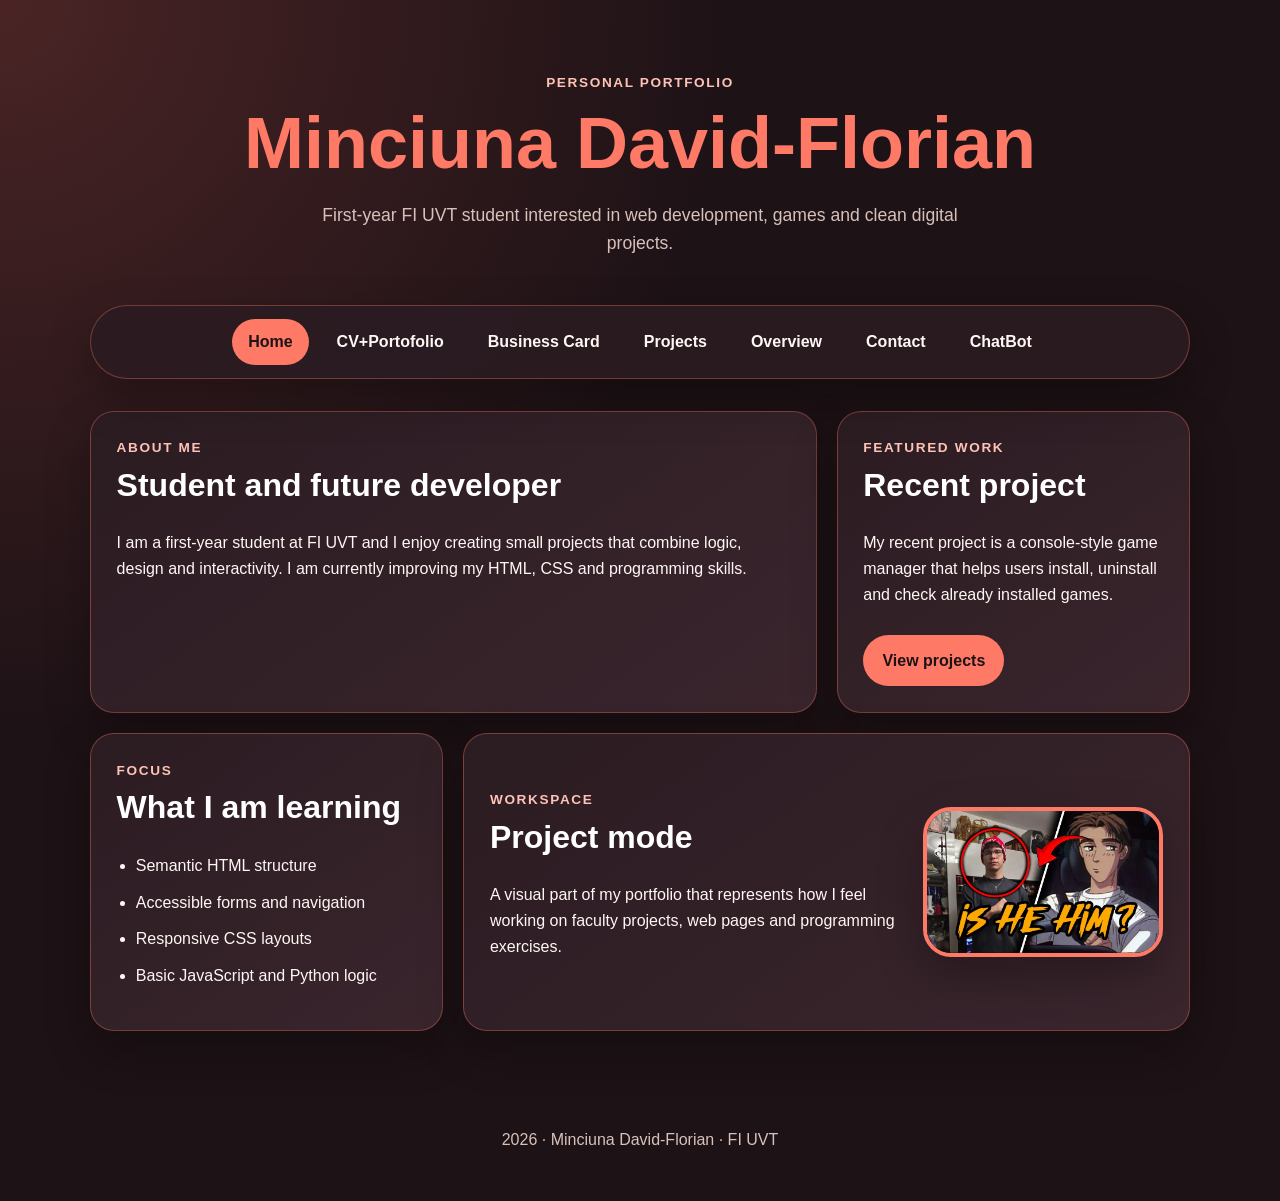
<file: index.html>
<!doctype html>
<html lang="en">
<head>
    <meta charset="UTF-8">
    <meta name="viewport" content="width=device-width, initial-scale=1.0">
    <title>Personal Portfolio | Minciuna David-Florian</title>
    <link rel="stylesheet" href="style.css">
    <link rel="icon" type="image/ico" href="Eu.webp">
</head>
<body>
    <a href="#main-content" class="skip-link">Skip to main content</a>

    <header class="site-header">
        <div class="container hero">
            <p class="eyebrow">Personal Portfolio</p>
            <h1>Minciuna David-Florian</h1>
            <p class="hero-text">First-year FI UVT student interested in web development, games and clean digital projects.</p>
        </div>
    </header>

    <nav class="main-nav" aria-label="Main navigation">
        <a href="index.html" aria-current="page">Home</a>
        <a href="CV.html">CV+Portofolio</a>
        <a href="card.html">Business Card</a>
        <a href="Proiecte.html">Projects</a>
        <a href="overview.html">Overview</a>
        <a href="contact.html">Contact</a>
        <a href="chatbot.html">ChatBot</a>
    </nav>

    <main id="main-content" class="container page-grid">
        <section class="card intro-card">
            <p class="section-label">About me</p>
            <h2>Student and future developer</h2>
            <p>I am a first-year student at FI UVT and I enjoy creating small projects that combine logic, design and interactivity. I am currently improving my HTML, CSS and programming skills.</p>
        </section>

        <section class="card">
            <p class="section-label">Featured work</p>
            <h2>Recent project</h2>
            <p>My recent project is a console-style game manager that helps users install, uninstall and check already installed games.</p>
            <a class="button-link" href="Proiecte.html">View projects</a>
        </section>

        <section class="card">
            <p class="section-label">Focus</p>
            <h2>What I am learning</h2>
            <ul class="clean-list">
                <li>Semantic HTML structure</li>
                <li>Accessible forms and navigation</li>
                <li>Responsive CSS layouts</li>
                <li>Basic JavaScript and Python logic</li>
            </ul>
        </section>

        <section class="card home-photo-card" aria-labelledby="home-photo-title">
            <div>
                <p class="section-label">Workspace</p>
                <h2 id="home-photo-title">Project mode</h2>
                <p>
                    A visual part of my portfolio that represents how I feel working on faculty projects,
                    web pages and programming exercises.
                </p>
            </div>

            <img src="Eu.webp" alt="Who David thinks he is while working on a faculty project" loading="lazy">
        </section>
    </main>

    <footer class="site-footer">
        <p>2026 · Minciuna David-Florian · FI UVT</p>
    </footer>
</body>
</html>
</file>
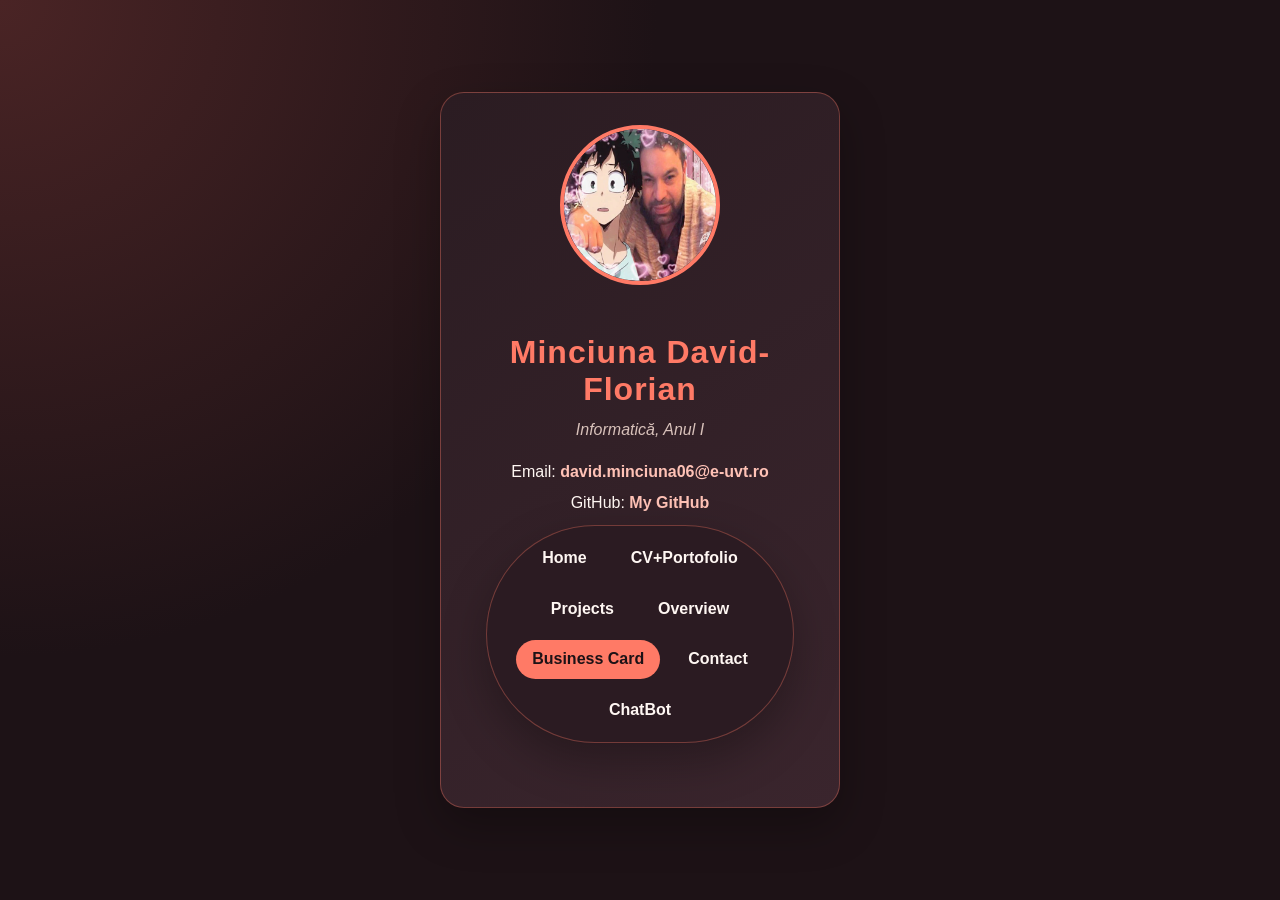
<file: card.html>
<!DOCTYPE html>
<html lang="ro">
<head>
    <meta charset="UTF-8">
    <meta name="viewport" content="width=device-width, initial-scale=1.0">

    <title>Business Card</title>
    <link rel="stylesheet" href="card.css">
    <style>
        #card-title {
            letter-spacing: 1px;
        }
    </style>
    <link rel="icon" type="image/ico" href="Eu.webp">
</head>

<body>
    <div class="card">

        <img src="da.webp"
             alt="Poza profil"
             class="profile-image">

        <h1 id="card-title">
            Minciuna David-Florian
        </h1>
        <p class="specialization"
           style="font-style: italic;">
            Informatică, Anul I
        </p>
        
        <p>
            Email:
            <a href="mailto:david.minciuna06@e-uvt.ro">
                david.minciuna06@e-uvt.ro
            </a>
        </p>

        <p>
            GitHub:
            <a href="https://github.com/MinciunaDavid06?tab=repositories"
               target="_blank">
                My GitHub
            </a>
             <nav class="main-nav" aria-label="Main navigation">
        <a href="index.html">Home</a>
        <a href="CV.html">CV+Portofolio</a>
        <a href="Proiecte.html">Projects</a>
        <a href="overview.html">Overview</a>
        <a href="card.html" aria-current="page">Business Card</a>
        <a href="contact.html">Contact</a>
        <a href="chatbot.html">ChatBot</a>
    </nav>
    </div>

</body>

</html>
</file>
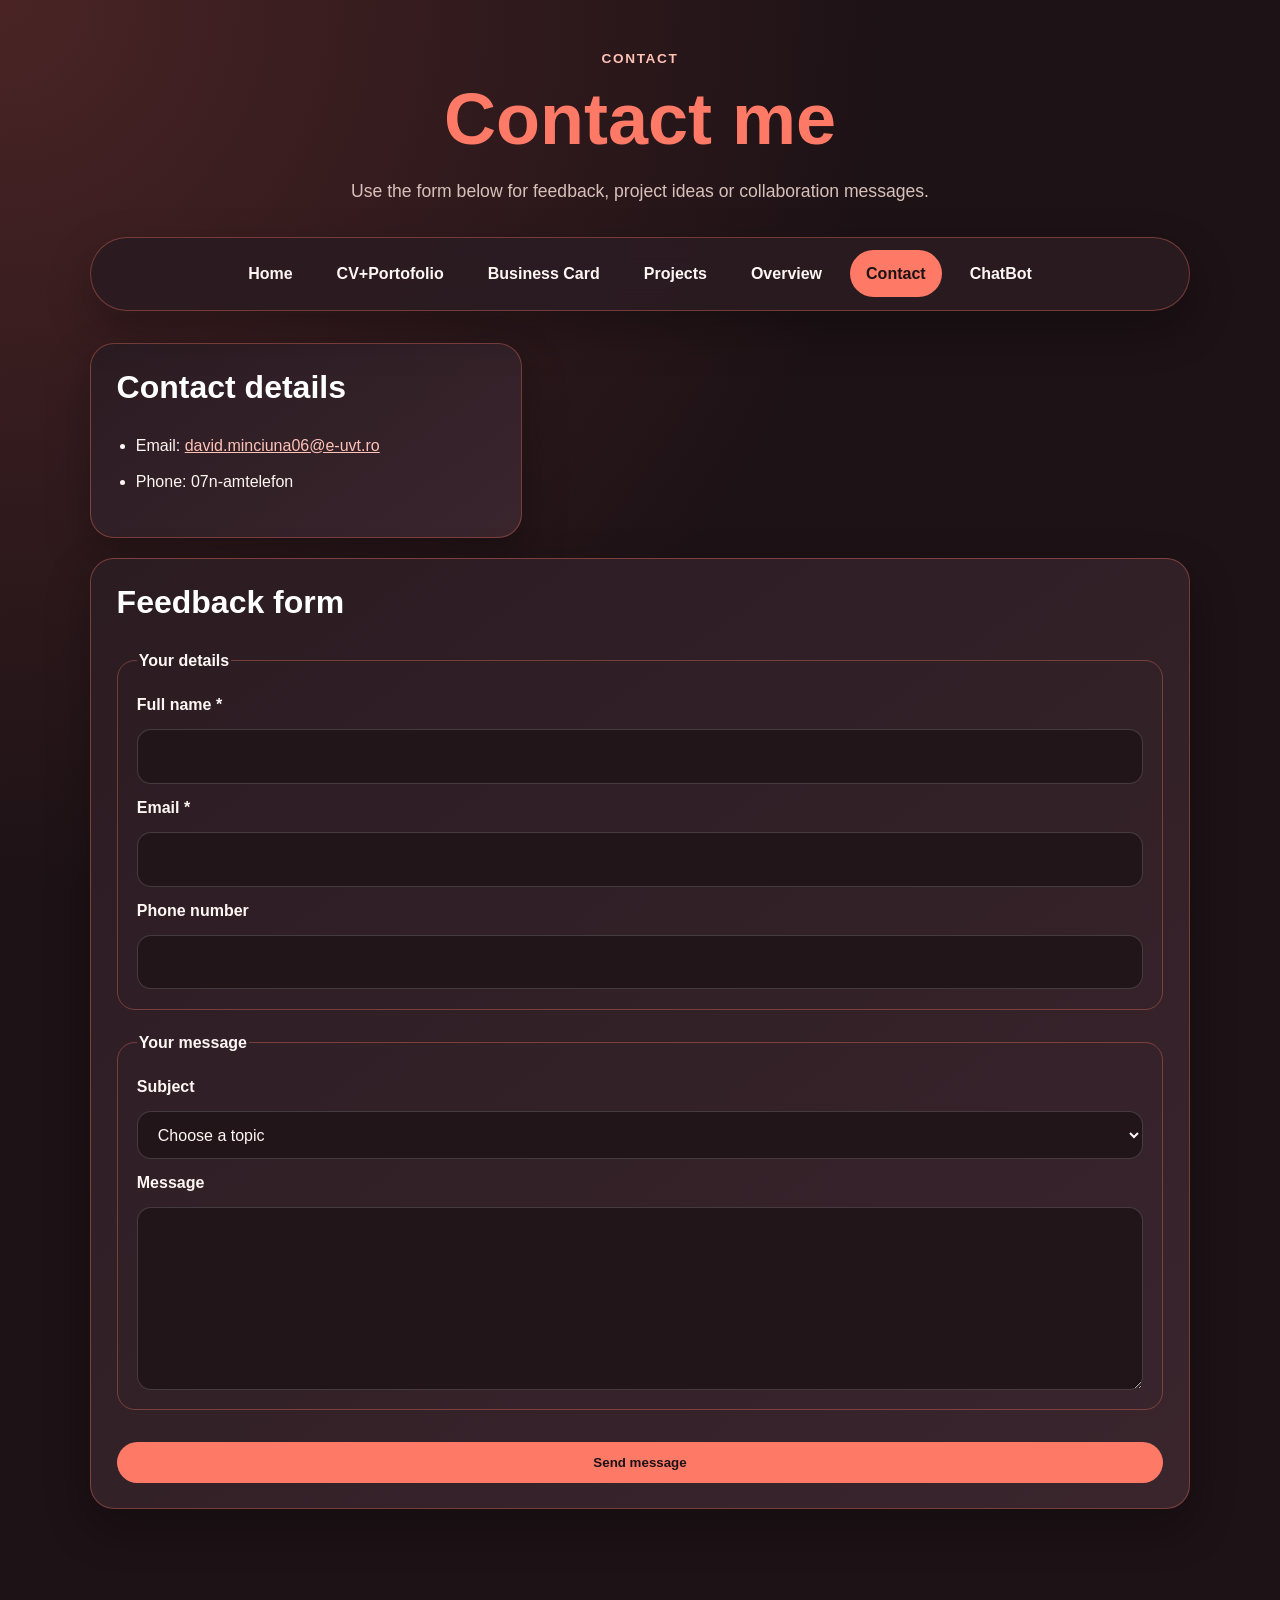
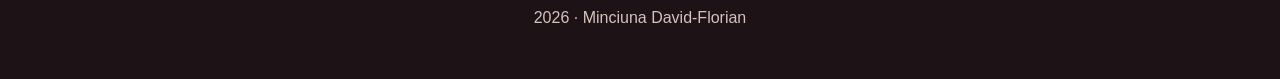
<file: contact.html>
<!doctype html>
<html lang="en">
<head>
    <meta charset="UTF-8">
    <meta name="viewport" content="width=device-width, initial-scale=1.0">
    <title>Contact | Minciuna David-Florian</title>
    <link rel="stylesheet" href="style.css">
    <link rel="icon" type="image/ico" href="Eu.webp">
</head>
<body>
    <a href="#main-content" class="skip-link">Skip to main content</a>

    <header class="site-header compact-header">
        <div class="container">
            <p class="eyebrow">Contact</p>
            <h1>Contact me</h1>
            <p class="hero-text">Use the form below for feedback, project ideas or collaboration messages.</p>
        </div>
    </header>

    <nav class="main-nav" aria-label="Main navigation">
        <a href="index.html">Home</a>
        <a href="CV.html">CV+Portofolio</a>
        <a href="card.html">Business Card</a>
        <a href="Proiecte.html">Projects</a>
        <a href="overview.html">Overview</a>
        <a href="contact.html" aria-current="page">Contact</a>
        <a href="chatbot.html">ChatBot</a>
    </nav>

    <main id="main-content" class="container contact-layout">
        <section class="card contact-card">
            <h2>Contact details</h2>
            <ul class="clean-list">
                <li>Email: <a href="mailto:david.minciuna06@e-uvt.ro">david.minciuna06@e-uvt.ro</a></li>
                <li>Phone: 07n-amtelefon</li>
            </ul>
        </section>

        <section class="card form-card">
            <h2>Feedback form</h2>
            <form method="get" action="#" aria-label="Contact form">
                <fieldset>
                    <legend>Your details</legend>
                    <label for="name">Full name *</label>
                    <input type="text" id="name" name="name" required>

                    <label for="email">Email *</label>
                    <input type="email" id="email" name="email" required>

                    <label for="phone">Phone number</label>
                    <input type="tel" id="phone" name="phone">
                </fieldset>

                <fieldset>
                    <legend>Your message</legend>
                    <label for="subject">Subject</label>
                    <select id="subject" name="subject" required>
                        <option value="">Choose a topic</option>
                        <option value="feedback">Website feedback</option>
                        <option value="project">Project idea</option>
                        <option value="other">Other</option>
                    </select>

                    <label for="message">Message</label>
                    <textarea id="message" name="message" rows="6" required></textarea>
                </fieldset>

                <button type="submit">Send message</button>
            </form>
        </section>
    </main>

    <footer class="site-footer">
        <p>2026 · Minciuna David-Florian</p>
    </footer>
</body>
</html>
</file>
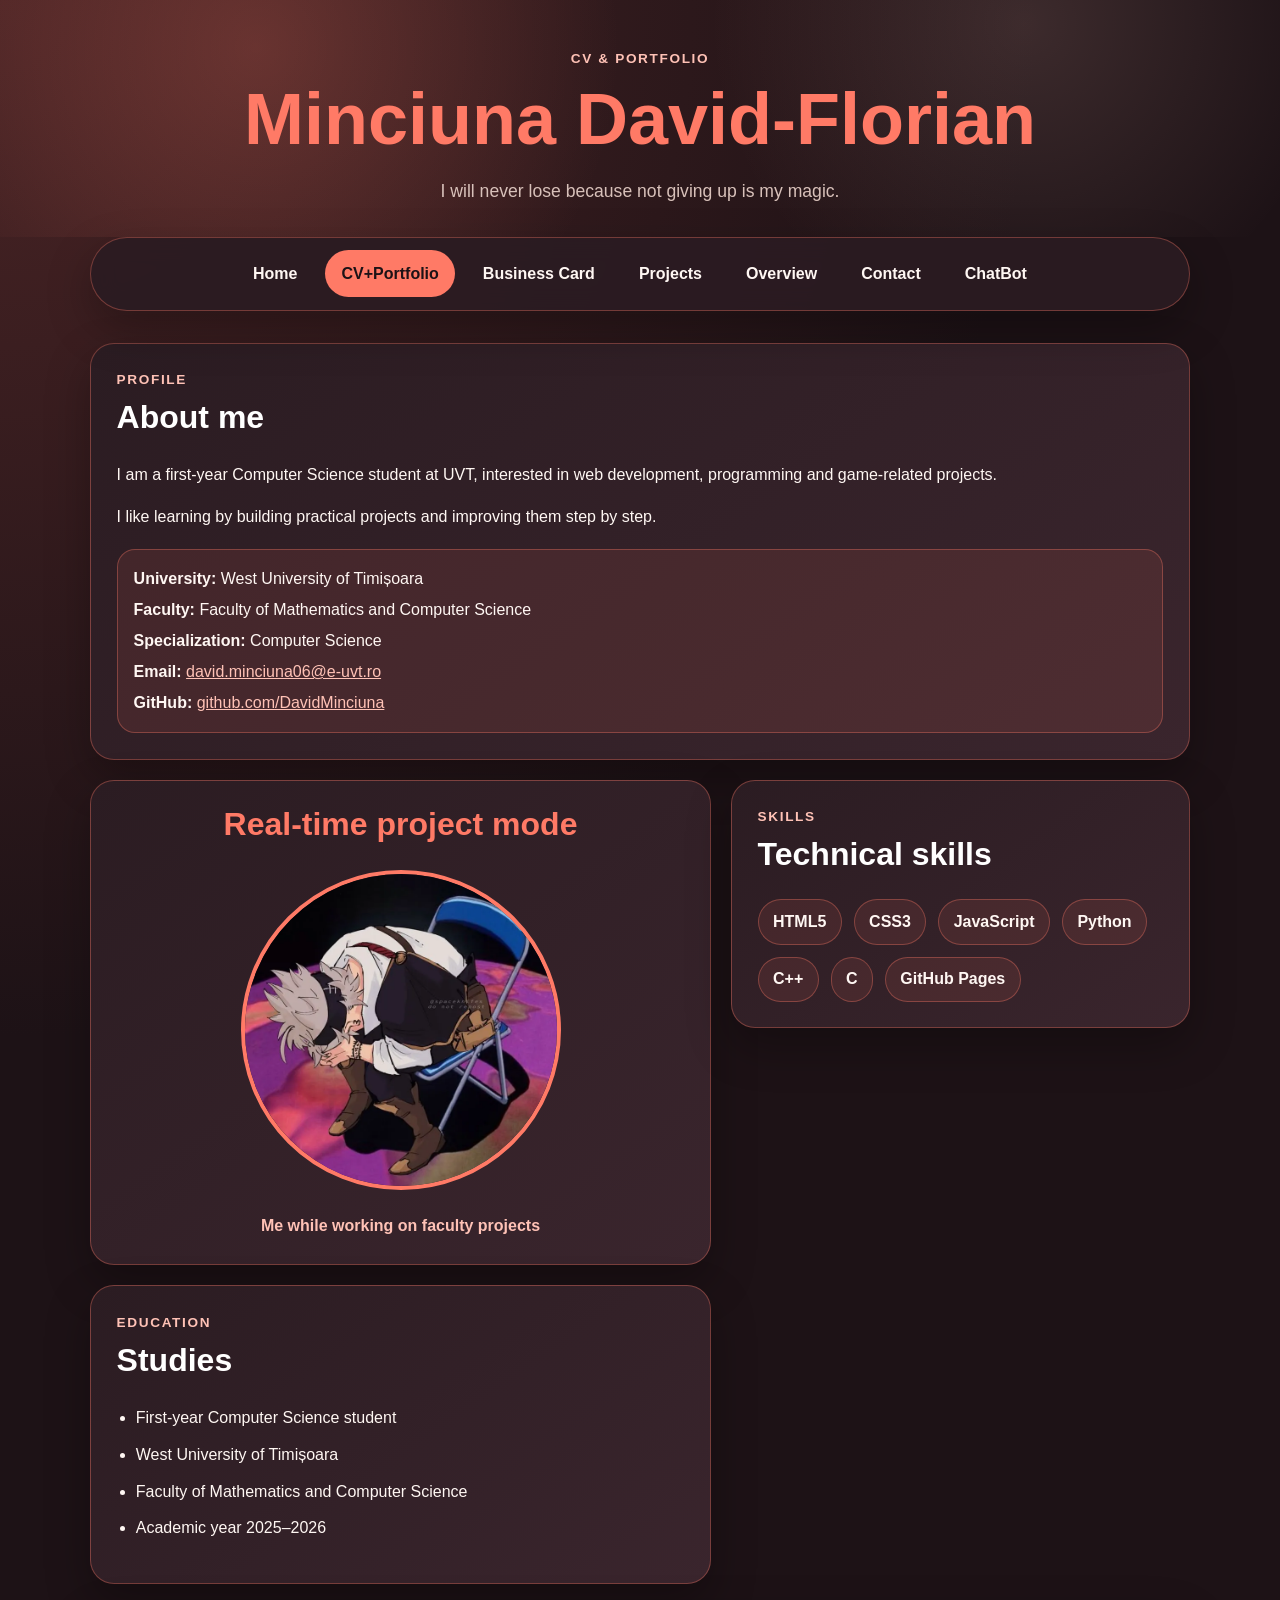
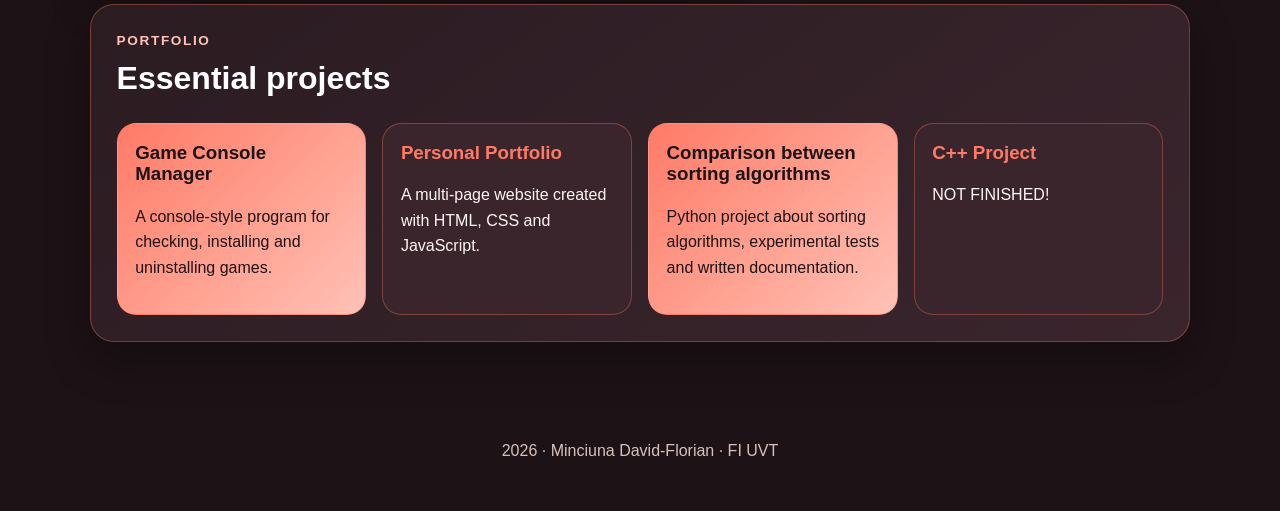
<file: CV.html>
<!doctype html>
<html lang="en">
<head>
    <meta charset="UTF-8">
    <meta name="viewport" content="width=device-width, initial-scale=1.0">
    <title>CV & Portfolio | Minciuna David-Florian</title>
    <meta name="description" content="CV and portfolio page for Minciuna David-Florian, including profile, skills and projects.">
    <link rel="stylesheet" href="style.css">
    <link rel="icon" type="image/ico" href="Eu.webp">
</head>
<body>
    <a href="#main-content" class="skip-link">Skip to main content</a>

    <header class="site-header compact-header portfolio-hero">
        <div class="container">
            <p class="eyebrow">CV & Portfolio</p>
            <h1>Minciuna David-Florian</h1>
            <p class="hero-text">
                I will never lose because not giving up is my magic.
            </p>
        </div>
    </header>

    <nav class="main-nav" aria-label="Main navigation">
        <a href="index.html">Home</a>
        <a href="CV.html" aria-current="page">CV+Portfolio</a>
        <a href="card.html">Business Card</a>
        <a href="Proiecte.html">Projects</a>
        <a href="overview.html">Overview</a>
        <a href="contact.html">Contact</a>
        <a href="chatbot.html">ChatBot</a>
    </nav>

    <main id="main-content" class="container cv-portfolio-layout">

        <section class="card cv-main-card" aria-labelledby="profile-title">
            <p class="section-label">Profile</p>
            <h2 id="profile-title">About me</h2>
            <p>
                I am a first-year Computer Science student at UVT, interested in web development,
                programming and game-related projects.
            </p>
            <p>
                I like learning by building practical projects and improving them step by step.
            </p>

            <div class="cv-info-box">
                <p><strong>University:</strong> West University of Timișoara</p>
                <p><strong>Faculty:</strong> Faculty of Mathematics and Computer Science</p>
                <p><strong>Specialization:</strong> Computer Science</p>
                <p><strong>Email:</strong> <a href="mailto:david.minciuna06@e-uvt.ro">david.minciuna06@e-uvt.ro</a></p>
                <p><strong>GitHub:</strong> <a href="https://github.com/DavidMinciuna" target="_blank" rel="noopener noreferrer">github.com/DavidMinciuna</a></p>
            </div>
        </section>

        <section class="card photo-card cv-photo-card" aria-labelledby="photo-title">
            <h2 id="photo-title">Real-time project mode</h2>
            <img src="Asta.webp" alt="David working on a faculty project" loading="lazy">
            <p class="caption">Me while working on faculty projects</p>
        </section>

        <section class="card cv-side-card" aria-labelledby="skills-title">
            <p class="section-label">Skills</p>
            <h2 id="skills-title">Technical skills</h2>
            <div class="skill-tags">
                <span>HTML5</span>
                <span>CSS3</span>
                <span>JavaScript</span>
                <span>Python</span>
                <span>C++</span>
                <span>C</span>
                <span>GitHub Pages</span>
            </div>
        </section>

        <section class="card cv-side-card" aria-labelledby="education-title">
            <p class="section-label">Education</p>
            <h2 id="education-title">Studies</h2>
            <ul class="clean-list">
                <li>First-year Computer Science student</li>
                <li>West University of Timișoara</li>
                <li>Faculty of Mathematics and Computer Science</li>
                <li>Academic year 2025–2026</li>
            </ul>
        </section>

        <section class="card cv-projects-card" aria-labelledby="projects-title">
            <p class="section-label">Portfolio</p>
            <h2 id="projects-title">Essential projects</h2>

            <div class="overview-cards">
                <article class="mini-card featured-card">
                    <h3>Game Console Manager</h3>
                    <p>
                        A console-style program for checking, installing and uninstalling games.
                    </p>
                </article>

                <article class="mini-card">
                    <h3>Personal Portfolio</h3>
                    <p>
                        A multi-page website created with HTML, CSS and JavaScript.
                    </p>
                </article>

                <article class="mini-card featured-card">
                    <h3>Comparison between sorting algorithms</h3>
                    <p>
                        Python project about sorting algorithms, experimental tests and written documentation.
                    </p>
                </article>

                <article class="mini-card">
                    <h3>C++ Project</h3>
                    <p>
                        NOT FINISHED!
                    </p>
                </article>
            </div>
        </section>

    </main>

    <footer class="site-footer">
        <p>2026 · Minciuna David-Florian · FI UVT</p>
    </footer>
</body>
</html>
</file>
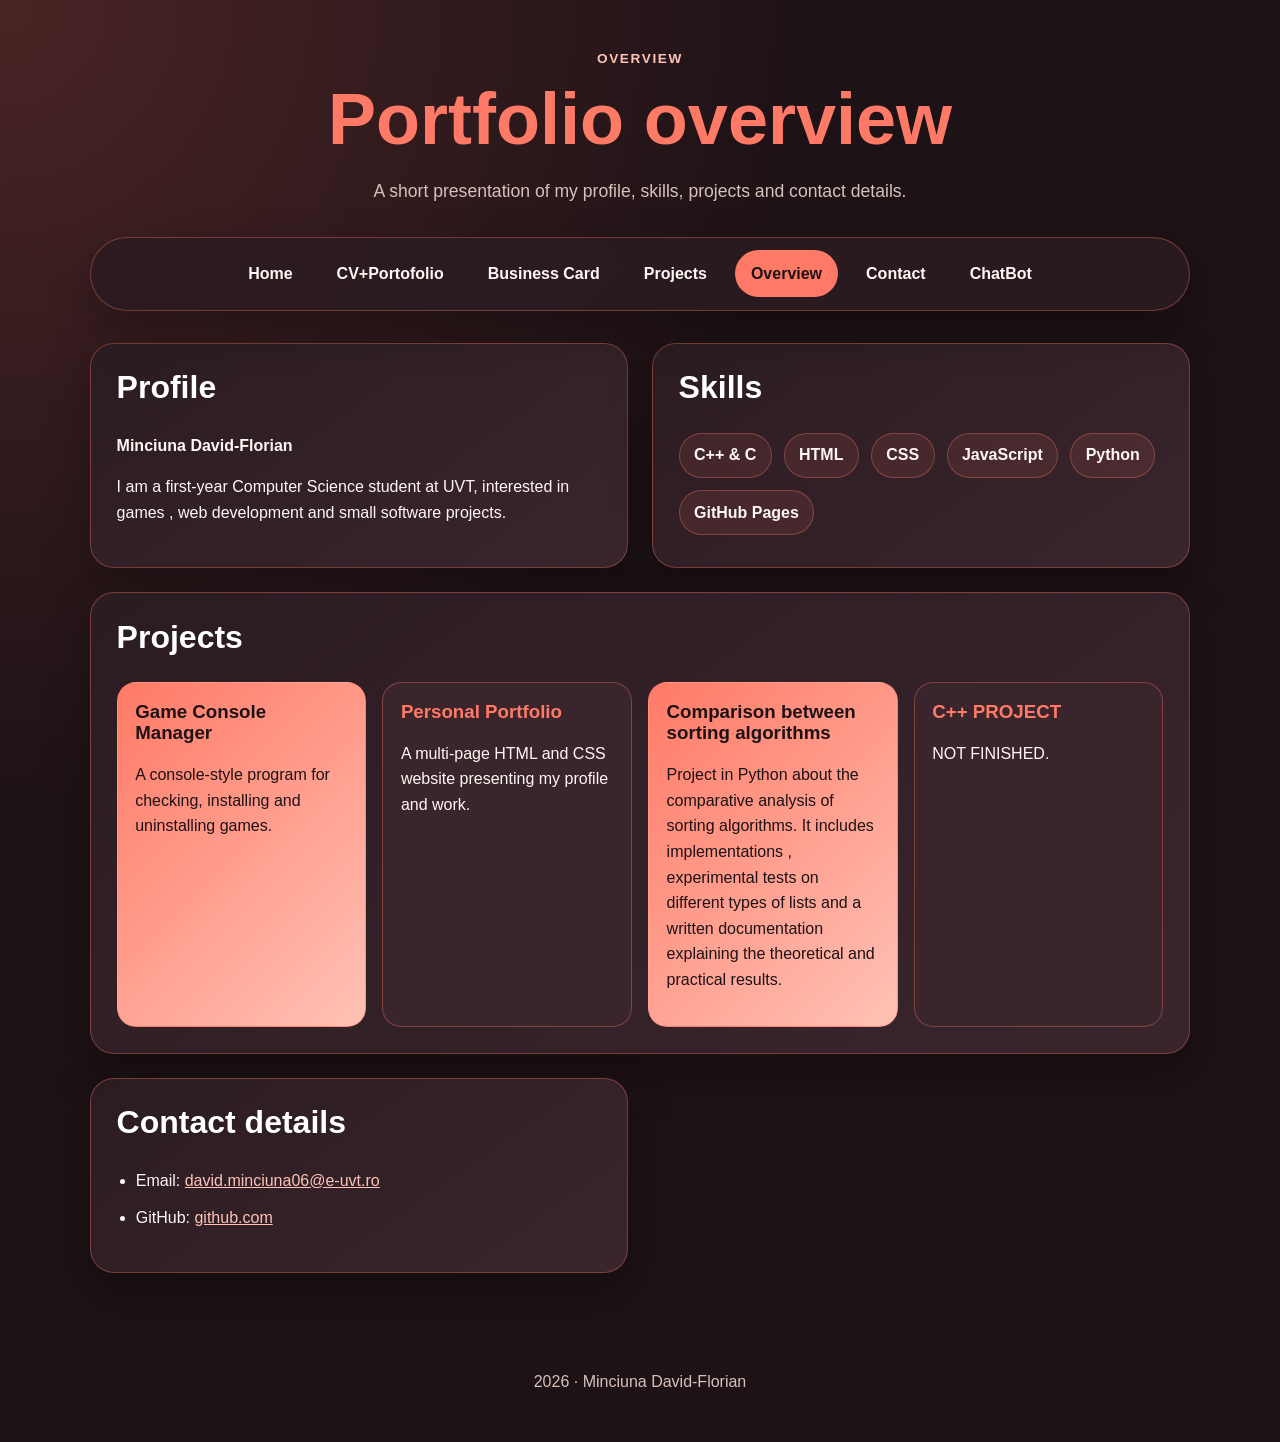
<file: overview.html>
<!doctype html>
<html lang="en">
<head>
    <meta charset="UTF-8">
    <meta name="viewport" content="width=device-width, initial-scale=1.0">
    <title>Overview | Minciuna David-Florian</title>
    <link rel="stylesheet" href="style.css">
    <link rel="icon" type="image/ico" href="Eu.webp">
</head>
<body>
    <a href="#main-content" class="skip-link">Skip to main content</a>

    <header class="site-header compact-header">
        <div class="container">
            <p class="eyebrow">Overview</p>
            <h1>Portfolio overview</h1>
            <p class="hero-text">A short presentation of my profile, skills, projects and contact details.</p>
        </div>
    </header>

    <nav class="main-nav" aria-label="Main navigation">
        <a href="index.html">Home</a>
        <a href="CV.html">CV+Portofolio</a>
        <a href="card.html">Business Card</a>
        <a href="Proiecte.html">Projects</a>
        <a href="overview.html" aria-current="page">Overview</a>
        <a href="contact.html">Contact</a>
        <a href="chatbot.html">ChatBot</a>
    </nav>

    <main id="main-content" class="container overview-grid">
        <section class="card overview-profile">
            <h2>Profile</h2>
            <p><strong>Minciuna David-Florian</strong></p>
            <p>I am a first-year Computer Science student at UVT, interested in  games , web development and small software projects.</p>
        </section>

        <section class="card overview-skills">
            <h2>Skills</h2>
            <div class="skill-tags">
                <span>C++ & C</span>
                <span>HTML</span>
                <span>CSS</span>
                <span>JavaScript</span>
                <span>Python</span>
                <span>GitHub Pages</span>
            </div>
        </section>

        <section class="card overview-projects">
            <h2>Projects</h2>
            <div class="overview-cards">
                <article class="mini-card featured-card">
                    <h3>Game Console Manager</h3>
                    <p>A console-style program for checking, installing and uninstalling games.</p>
                </article>

                <article class="mini-card">
                    <h3>Personal Portfolio</h3>
                    <p>A multi-page HTML and CSS website presenting my profile and work.</p>
                </article>

                <article class="mini-card featured-card">
                    <h3>Comparison between sorting algorithms</h3>
                    <p>Project in Python about the comparative analysis of sorting algorithms. It includes implementations , experimental tests on different types of lists and a written documentation explaining the theoretical and practical results. </p>
                </article>

                <article class="mini-card">
                    <h3>C++ PROJECT</h3>
                    <p>NOT FINISHED.</p>
                </article>
            </div>
        </section>

        <section class="card overview-contact">
            <h2>Contact details</h2>
            <ul class="clean-list">
                <li>Email: <a href="mailto:david.minciuna06@e-uvt.ro">david.minciuna06@e-uvt.ro</a></li>
                <li>GitHub: <a href="https://github.com/DavidMinciuna" target="_blank" rel="noopener">github.com</a></li>
            </ul>
        </section>
    </main>

    <footer class="site-footer">
        <p>2026 · Minciuna David-Florian</p>
    </footer>
</body>
</html>
</file>
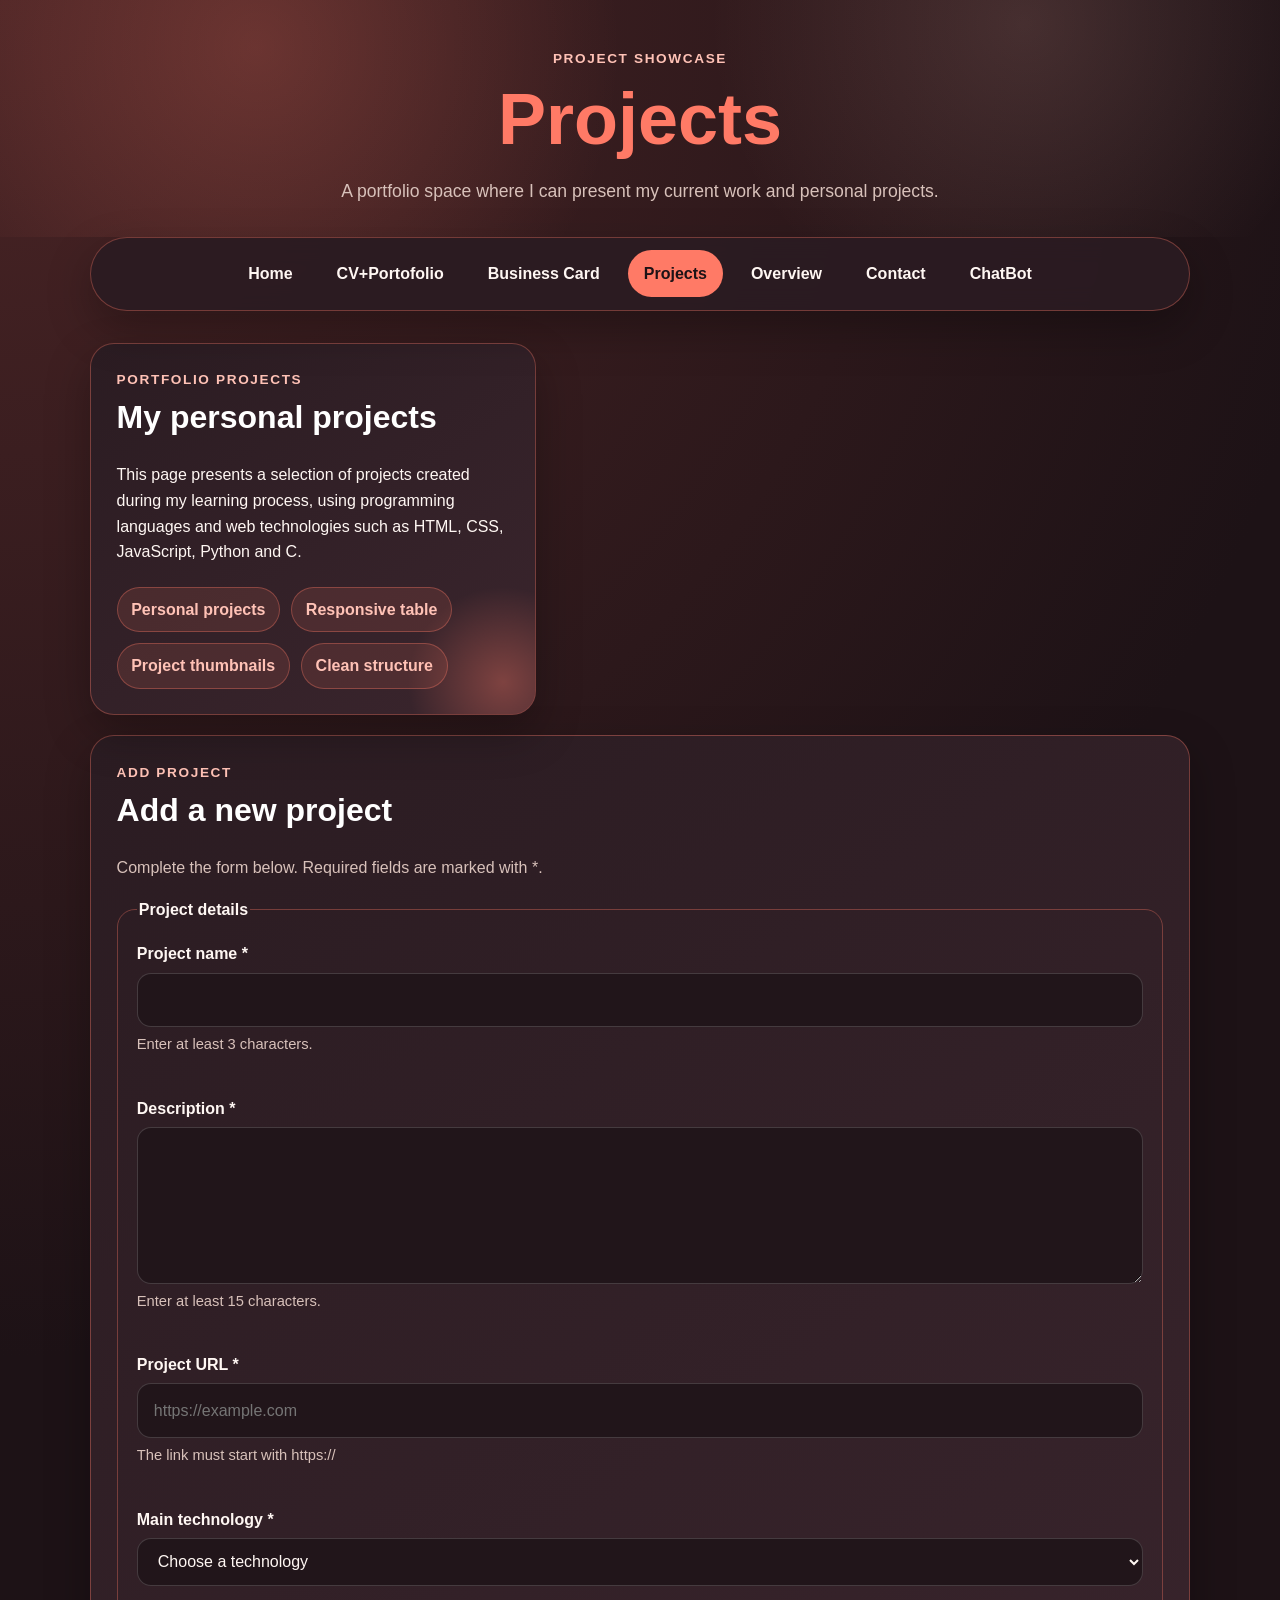
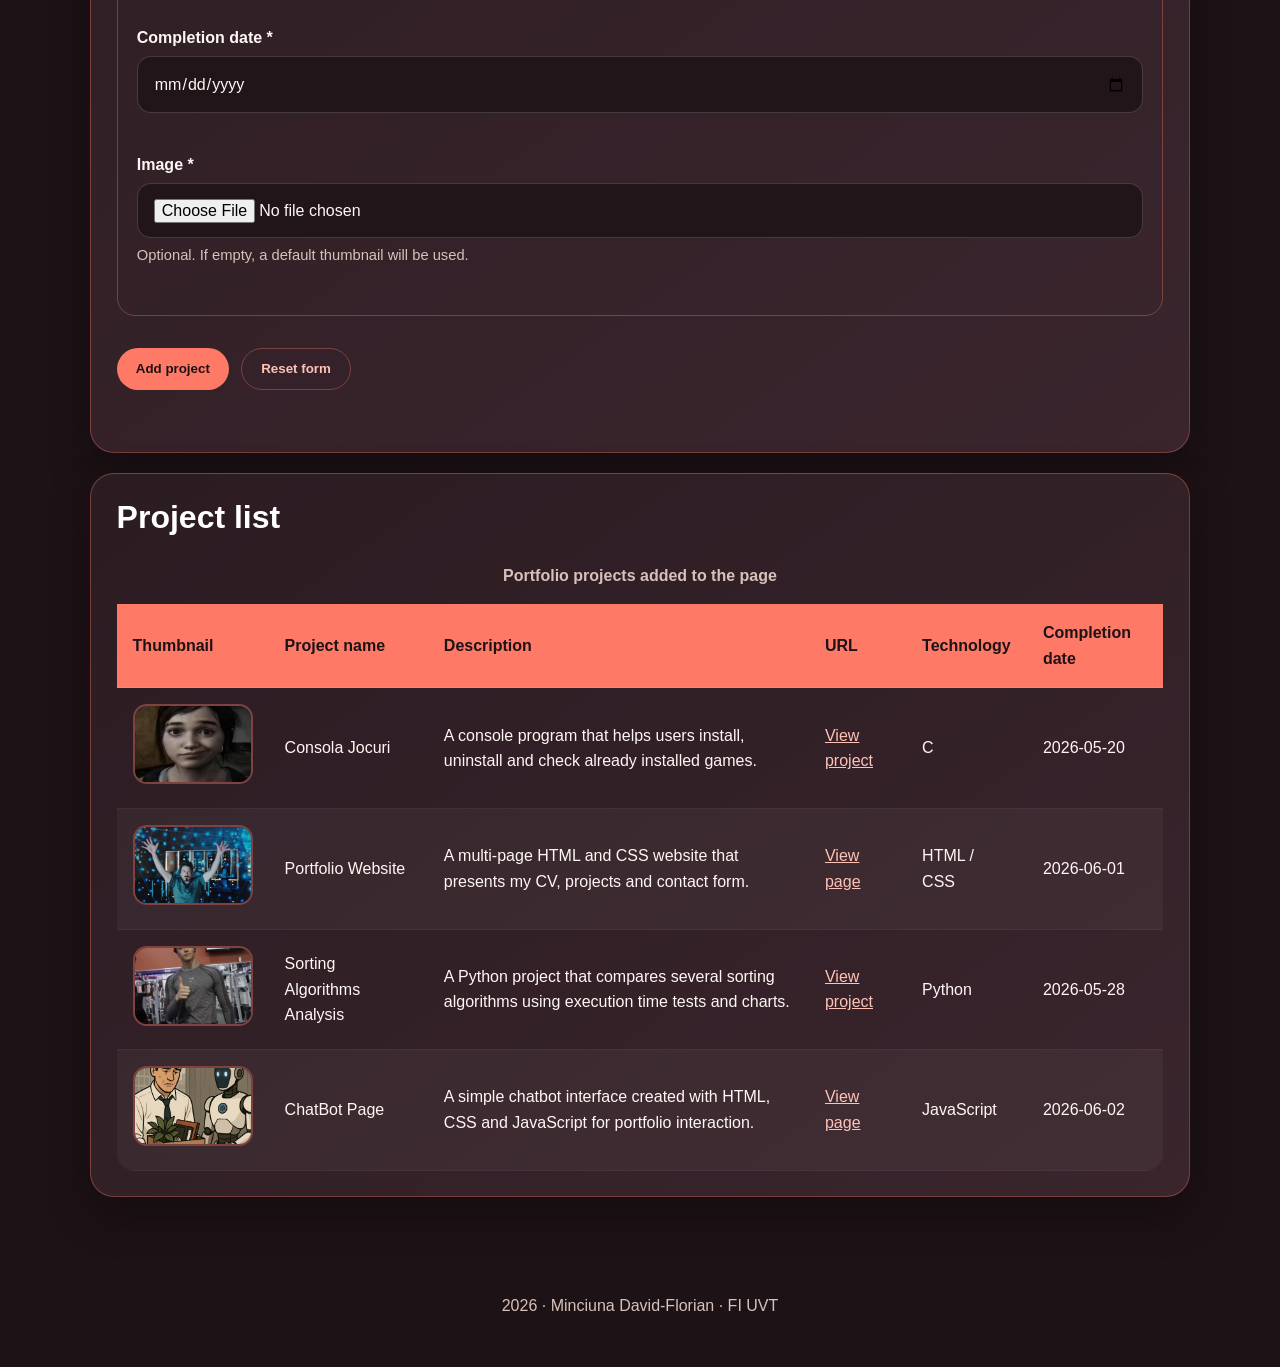
<file: Proiecte.html>
<!doctype html>
<html lang="en">
<head>
    <meta charset="UTF-8">
    <meta name="viewport" content="width=device-width, initial-scale=1.0">
    <title>Projects | Minciuna David-Florian</title>
    <meta name="description" content="Portfolio projects page for Minciuna David-Florian.">
    <link rel="stylesheet" href="style.css">
    <script src="Portofolio.js" defer></script>
    <link rel="icon" type="image/ico" href="Eu.webp">
</head>
<body>
    <a href="#main-content" class="skip-link">Skip to main content</a>

    <header class="site-header compact-header projects-hero">
        <div class="container">
            <p class="eyebrow">Project Showcase</p>
            <h1>Projects</h1>
            <p class="hero-text">
                A portfolio space where I can present my current work and personal projects.
            </p>
        </div>
    </header>

    <nav class="main-nav" aria-label="Main navigation">
        <a href="index.html">Home</a>
        <a href="CV.html">CV+Portofolio</a>
        <a href="card.html">Business Card</a>
        <a href="Proiecte.html" aria-current="page">Projects</a>
        <a href="overview.html">Overview</a>
        <a href="contact.html">Contact</a>
        <a href="chatbot.html">ChatBot</a>
    </nav>

    <main id="main-content" class="container projects-layout">
        <section class="card project-intro-card" aria-labelledby="project-intro-title">
            <p class="section-label">Portfolio projects</p>
            <h2 id="project-intro-title">My personal projects</h2>
            <p>
                This page presents a selection of projects created during my learning process,
                using programming languages and web technologies such as HTML, CSS, JavaScript, Python and C.
            </p>

            <div class="project-highlights">
                <span>Personal projects</span>
                <span>Responsive table</span>
                <span>Project thumbnails</span>
                <span>Clean structure</span>
            </div>
        </section>

        <section class="card portfolio-form-card cv-form-card" aria-labelledby="form-title">
            <p class="section-label">Add project</p>
            <h2 id="form-title">Add a new project</h2>
            <p class="form-help">
                Complete the form below. Required fields are marked with *.
            </p>

            <form id="project-form" novalidate>
                <fieldset>
                    <legend>Project details</legend>

                    <div class="form-group">
                        <label for="project-name">Project name *</label>
                        <input
                            type="text"
                            id="project-name"
                            name="projectName"
                            autocomplete="off"
                            aria-describedby="project-name-help project-name-error"
                        >
                        <p id="project-name-help" class="input-help">Enter at least 3 characters.</p>
                        <p id="project-name-error" class="error-message" aria-live="polite"></p>
                    </div>

                    <div class="form-group">
                        <label for="project-description">Description *</label>
                        <textarea
                            id="project-description"
                            name="projectDescription"
                            rows="5"
                            aria-describedby="project-description-help project-description-error"
                        ></textarea>
                        <p id="project-description-help" class="input-help">Enter at least 15 characters.</p>
                        <p id="project-description-error" class="error-message" aria-live="polite"></p>
                    </div>

                    <div class="form-group">
                        <label for="project-url">Project URL *</label>
                        <input
                            type="url"
                            id="project-url"
                            name="projectUrl"
                            placeholder="https://example.com"
                            aria-describedby="project-url-help project-url-error"
                        >
                        <p id="project-url-help" class="input-help">The link must start with https://</p>
                        <p id="project-url-error" class="error-message" aria-live="polite"></p>
                    </div>

                    <div class="form-group">
                        <label for="project-tech">Main technology *</label>
                        <select
                            id="project-tech"
                            name="projectTech"
                            aria-describedby="project-tech-error"
                        >
                            <option value="">Choose a technology</option>
                            <option value="HTML5">HTML5</option>
                            <option value="CSS3">CSS3</option>
                            <option value="JavaScript">JavaScript</option>
                            <option value="Python">Python</option>
                            <option value="C++">C++</option>
                            <option value="C">C</option>
                            <option value="Other">Other</option>
                        </select>
                        <p id="project-tech-error" class="error-message" aria-live="polite"></p>
                    </div>

                    <div class="form-group">
                        <label for="project-date">Completion date *</label>
                        <input
                            type="date"
                            id="project-date"
                            name="projectDate"
                            aria-describedby="project-date-error"
                        >
                        <p id="project-date-error" class="error-message" aria-live="polite"></p>
                    </div>

                    <div class="form-group">
                        <label for="project-image">Image *</label>
                        <input
                            type="file"
                            id="project-image"
                            name="projectImage"
                            aria-describedby="project-image-help project-image-error"
                            accept="image/*"
                        >
                        <p id="project-image-help" class="input-help">
                            Optional. If empty, a default thumbnail will be used.
                        </p>
                        <p id="project-image-error" class="error-message" aria-live="polite"></p>
                    </div>
                </fieldset>

                <div class="form-actions">
                    <button type="submit">Add project</button>
                    <button type="reset" class="secondary-button">Reset form</button>
                </div>

                <p id="form-status" class="form-status" aria-live="polite"></p>
            </form>
        </section>

        <section class="card table-card projects-table-card" aria-labelledby="table-title">
            <h2 id="table-title">Project list</h2>

            <div class="table-wrapper">
                <table>
                    <caption>Portfolio projects added to the page</caption>
                    <thead>
                        <tr>
                            <th scope="col">Thumbnail</th>
                            <th scope="col">Project name</th>
                            <th scope="col">Description</th>
                            <th scope="col">URL</th>
                            <th scope="col">Technology</th>
                            <th scope="col">Completion date</th>
                        </tr>
                    </thead>

                    <tbody id="projects-table-body">
                        <tr>
                            <td>
                                <img
                                    src="ConsolaJocuri.webp"
                                    alt="Thumbnail for Consola Jocuri project"
                                    class="project-thumb"
                                    loading="lazy"
                                    width="120"
                                    height="80"
                                >
                            </td>
                            <td>Consola Jocuri</td>
                            <td>A console program that helps users install, uninstall and check already installed games.</td>
                            <td>
                                <a href="https://github.com/DavidMinciuna/C-Project" target="_blank" rel="noopener noreferrer">
                                    View project
                                </a>
                            </td>
                            <td>C</td>
                            <td>2026-05-20</td>
                        </tr>

                        <tr>
                            <td>
                                <img
                                    src="Tony.webp"
                                    alt="Thumbnail for Portfolio Website project"
                                    class="project-thumb"
                                    loading="lazy"
                                    width="120"
                                    height="80"
                                >
                            </td>
                            <td>Portfolio Website</td>
                            <td>A multi-page HTML and CSS website that presents my CV, projects and contact form.</td>
                            <td>
                                <a href="index.html">View page</a>
                            </td>
                            <td>HTML / CSS</td>
                            <td>2026-06-01</td>
                        </tr>

                        <tr>
                            <td>
                                <img
                                    src="Good.webp"
                                    alt="Thumbnail for Sorting Algorithms project"
                                    class="project-thumb"
                                    loading="lazy"
                                    width="120"
                                    height="80"
                                >
                            </td>
                            <td>Sorting Algorithms Analysis</td>
                            <td>A Python project that compares several sorting algorithms using execution time tests and charts.</td>
                            <td>
                                <a href="https://github.com/DavidMinciuna" target="_blank" rel="noopener noreferrer">
                                    View project
                                </a>
                            </td>
                            <td>Python</td>
                            <td>2026-05-28</td>
                        </tr>

                        <tr>
                            <td>
                                <img
                                    src="Chatbot.webp"
                                    alt="Thumbnail for ChatBot project"
                                    class="project-thumb"
                                    loading="lazy"
                                    width="120"
                                    height="80"
                                >
                            </td>
                            <td>ChatBot Page</td>
                            <td>A simple chatbot interface created with HTML, CSS and JavaScript for portfolio interaction.</td>
                            <td>
                                <a href="chatbot.html">View page</a>
                            </td>
                            <td>JavaScript</td>
                            <td>2026-06-02</td>
                        </tr>
                    </tbody>
                </table>
            </div>
        </section>
    </main>

    <footer class="site-footer">
        <p>2026 · Minciuna David-Florian · FI UVT</p>
    </footer>
</body>
</html>
</file>
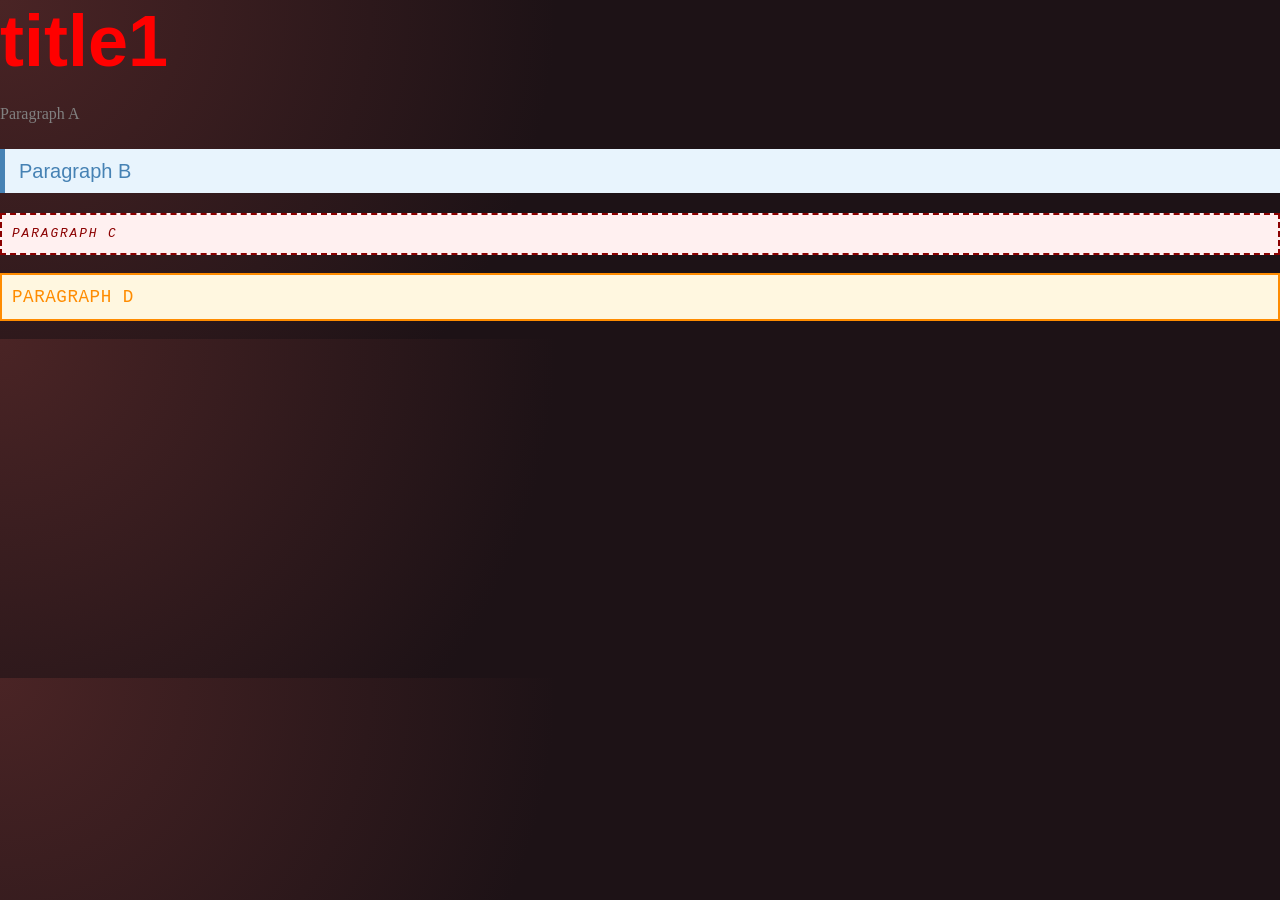
<file: specificity.html>
<!DOCTYPE html>
<html lang="en">
<head>
    <meta charset="UTF-8">
    <title>Specificity Game</title>
    <link rel="stylesheet" href="style.css">
    <style>
h1{
color: red;
}
        p {
            color: gray;
            font-size: 1rem;
            font-family: Georgia, serif;
            line-height: 1.4;
            padding: 4px 0;
        }

        .info {
            color: steelblue;
            font-size: 1.25rem;
            background-color: #e8f4fd;
            padding: 8px 14px;
            border-left: 5px solid steelblue;
            font-family: Arial, sans-serif;
        }

        #warning {
            color: darkred;
            font-size: 0.8rem;
            font-style: italic;
            text-transform: uppercase;
            letter-spacing: 0.15em;
            border: 2px dashed darkred;
            padding: 10px;
            background-color: #fff0f0;
            font-family: 'Courier New', monospace;
        }

        #warning.info {
            color: darkorange;
            background-color: #fff7e0;
            border: 2px solid darkorange;
            font-size: 1.1rem;
            font-style: normal;
            letter-spacing: 0.03em;
        }
    </style>
</head>
<body>
	<h1>title1</h1>
    <p>Paragraph A</p>

    <p class="info">Paragraph B</p>

    <p id="warning">Paragraph C</p>

    <p class="info" id="warning">Paragraph D</p>

</body>
</html>
</file>
<file: style.css>
:root {
    --bg: #1d1216;
    --surface: #2b1c22;
    --surface-light: #3a252d;
    --text: #fff7f3;
    --muted: #d8c1ba;
    --accent: #ff7a66;
    --accent-light: #ffc2b6;
    --border: rgba(255, 122, 102, 0.35);
    --shadow: 0 18px 45px rgba(0, 0, 0, 0.28);
}

* {
    box-sizing: border-box;
}

body {
    margin: 0;
    background: radial-gradient(circle at top left, #4a2425 0, var(--bg) 42%);
    color: var(--text);
    font-family: Arial, Helvetica, sans-serif;
    line-height: 1.6;
}

.container {
    width: min(1100px, 92%);
    margin: 0 auto;
}

.skip-link {
    position: absolute;
    left: 1rem;
    top: -4rem;
    z-index: 10;
    background: var(--accent);
    color: #1d1216;
    padding: 0.75rem 1rem;
    border-radius: 999px;
    font-weight: 700;
}

.skip-link:focus {
    top: 1rem;
}

.site-header {
    padding: 4.5rem 0 3rem;
    text-align: center;
}

.compact-header {
    padding: 3rem 0 2rem;
}

.eyebrow,
.section-label {
    margin: 0 0 0.5rem;
    color: var(--accent-light);
    font-size: 0.85rem;
    font-weight: 700;
    letter-spacing: 0.12em;
    text-transform: uppercase;
}

h1,
h2,
h3 {
    margin-top: 0;
    line-height: 1.15;
}

h1 {
    margin-bottom: 1rem;
    color: var(--accent);
    font-size: clamp(2.4rem, 6vw, 4.5rem);
}

h2 {
    color: #ffffff;
    font-size: clamp(1.5rem, 3vw, 2rem);
}

.hero-text {
    max-width: 700px;
    margin: 0 auto;
    color: var(--muted);
    font-size: 1.1rem;
}

.main-nav {
    position: sticky;
    top: 0;
    z-index: 5;
    display: flex;
    justify-content: center;
    gap: 0.75rem;
    flex-wrap: wrap;
    width: min(1100px, 92%);
    margin: 0 auto 2rem;
    padding: 0.8rem;
    background: rgba(43, 28, 34, 0.92);
    border: 1px solid var(--border);
    border-radius: 999px;
    box-shadow: var(--shadow);
    backdrop-filter: blur(12px);
}

.main-nav a,
a.button-link,
button {
    border-radius: 999px;
    transition: transform 0.2s ease, background-color 0.2s ease, color 0.2s ease;
}

.main-nav a {
    color: var(--text);
    padding: 0.65rem 1rem;
    text-decoration: none;
    font-weight: 700;
}

.main-nav a:hover,
.main-nav a:focus,
.main-nav a[aria-current="page"] {
    background: var(--accent);
    color: #1d1216;
}

.page-grid,
.cv-layout,
.contact-layout {
    display: grid;
    grid-template-columns: repeat(3, 1fr);
    gap: 1.25rem;
}

.contact-layout {
    grid-template-columns: 0.8fr 1.2fr;
}

.card {
    background: linear-gradient(145deg, var(--surface), var(--surface-light));
    border: 1px solid var(--border);
    border-radius: 24px;
    padding: 1.6rem;
    box-shadow: var(--shadow);
}

.intro-card,
.profile-card,
.form-card,
.table-card {
    grid-column: span 2;
}

.clean-list,
.skills {
    padding-left: 1.2rem;
}

.clean-list li,
.skills li {
    margin-bottom: 0.7rem;
}

.skills {
    list-style: none;
    padding-left: 0;
}

.skills li {
    background: rgba(255, 122, 102, 0.1);
    border-left: 4px solid var(--accent);
    border-radius: 14px;
    padding: 0.75rem 1rem;
}

.skills li:hover {
    background: var(--accent);
    color: #1d1216;
    transform: translateX(4px);
}

a {
    color: var(--accent-light);
}

a:hover,
a:focus {
    color: #ffffff;
}

.button-link,
button {
    display: inline-block;
    margin-top: 0.75rem;
    background: var(--accent);
    color: #1d1216;
    border: 0;
    padding: 0.8rem 1.2rem;
    font-weight: 700;
    text-decoration: none;
    cursor: pointer;
}

.button-link:hover,
.button-link:focus,
button:hover,
button:focus {
    transform: translateY(-2px);
    background: var(--accent-light);
    color: #1d1216;
}

.photo-card {
    text-align: center;
}

.photo-card img {
    width: min(100%, 320px);
    aspect-ratio: 1;
    object-fit: cover;
    border: 4px solid var(--accent);
    border-radius: 50%;
}

.caption {
    margin-bottom: 0;
    font-weight: 700;
}

table {
    width: 100%;
    border-collapse: collapse;
    overflow: hidden;
    border-radius: 18px;
}

caption {
    margin-bottom: 1rem;
    color: var(--muted);
    font-weight: 700;
    text-align: center;
}

th,
td {
    padding: 1rem;
    text-align: left;
    border-bottom: 1px solid rgba(255, 255, 255, 0.08);
}

th {
    background: var(--accent);
    color: #1d1216;
}

tbody tr:nth-child(even) {
    background: rgba(255, 255, 255, 0.04);
}

tbody tr:hover {
    background: rgba(255, 122, 102, 0.12);
}

form {
    display: grid;
    gap: 1.25rem;
}

fieldset {
    display: grid;
    gap: 0.7rem;
    margin: 0;
    padding: 1.2rem;
    border: 1px solid var(--border);
    border-radius: 18px;
}

legend,
label {
    font-weight: 700;
}

input,
select,
textarea {
    width: 100%;
    padding: 0.85rem 1rem;
    color: var(--text);
    background: #21151a;
    border: 1px solid rgba(255, 255, 255, 0.16);
    border-radius: 14px;
    font: inherit;
}

input:focus,
select:focus,
textarea:focus {
    outline: 3px solid rgba(255, 122, 102, 0.35);
    border-color: var(--accent);
}

.site-footer {
    margin-top: 3rem;
    padding: 2rem 1rem;
    color: var(--muted);
    text-align: center;
}

@media (max-width: 800px) {
    .page-grid,
    .cv-layout,
    .contact-layout {
        grid-template-columns: 1fr;
    }

    .intro-card,
    .profile-card,
    .form-card,
    .table-card {
        grid-column: auto;
    }

    .main-nav {
        border-radius: 24px;
    }

    table {
        display: block;
        overflow-x: auto;
    }
}
.overview-grid {
    display: grid;
    grid-template-columns: 1fr;
    gap: 1.5rem;
}

.overview-profile,
.overview-skills,
.overview-contact {
    min-height: 100%;
}

.overview-projects {
    grid-column: 1 / -1;
}

.skill-tags {
    display: flex;
    flex-wrap: wrap;
    gap: 0.75rem;
}

.skill-tags span {
    padding: 0.55rem 0.9rem;
    background: rgba(255, 122, 102, 0.1);
    border: 1px solid var(--border);
    border-radius: 999px;
    color: var(--text);
    font-weight: 700;
}

.overview-cards {
    display: grid;
    grid-template-columns: 1fr;
    gap: 1rem;
}

.mini-card {
    padding: 1.1rem;
    background: var(--surface-light);
    border: 1px solid var(--border);
    border-radius: 1.2rem;
}

.mini-card h3 {
    margin-top: 0;
    color: var(--accent);
}

.featured-card {
    background: linear-gradient(135deg, var(--accent), var(--accent-light));
    color: #1d1216;
}

.featured-card h3 {
    color: #1d1216;
}

@media (min-width: 760px) {
    .overview-grid {
        grid-template-columns: 1fr 1fr;
        align-items: start;
    }

    .overview-cards {
        grid-template-columns: repeat(2, 1fr);
    }
}

@media (min-width: 1000px) {
    .overview-cards {
        grid-template-columns: repeat(4, 1fr);
    }
}

@media (max-width: 759px) {
    .overview-grid {
        gap: 1rem;
    }

    .overview-cards {
        grid-template-columns: 1fr;
    }

    .skill-tags {
        gap: 0.5rem;
    }

    .skill-tags span {
        width: 100%;
        text-align: center;
    }
}
.projects-hero {
    background:
        radial-gradient(circle at 20% 20%, rgba(255, 122, 102, 0.22), transparent 35%),
        radial-gradient(circle at 80% 10%, rgba(255, 194, 182, 0.14), transparent 30%);
}

.projects-layout {
    display: grid;
    grid-template-columns: 0.95fr 1.35fr;
    gap: 1.25rem;
    align-items: start;
}

.project-intro-card {
    position: relative;
    overflow: hidden;
}

.project-intro-card::after {
    content: "";
    position: absolute;
    right: -4rem;
    bottom: -4rem;
    width: 12rem;
    height: 12rem;
    background: radial-gradient(circle, rgba(255, 122, 102, 0.35), transparent 70%);
    border-radius: 50%;
}

.project-highlights {
    display: flex;
    flex-wrap: wrap;
    gap: 0.7rem;
    margin-top: 1.4rem;
}

.project-highlights span {
    padding: 0.55rem 0.85rem;
    background: rgba(255, 122, 102, 0.12);
    border: 1px solid var(--border);
    border-radius: 999px;
    color: var(--accent-light);
    font-weight: 700;
}

.project-form-card {
    grid-column: auto;
}

.projects-table-card {
    grid-column: 1 / -1;
}

.form-help,
.input-help {
    margin-top: 0;
    color: var(--muted);
}

.form-group {
    display: grid;
    gap: 0.35rem;
}

.error-message {
    min-height: 1.4rem;
    margin: 0;
    color: #ffd6cf;
    font-weight: 700;
}

.input-error {
    border-color: #ffd6cf;
    outline: 3px solid rgba(255, 214, 207, 0.25);
}

.form-actions {
    display: flex;
    flex-wrap: wrap;
    gap: 0.75rem;
}

.secondary-button {
    background: transparent;
    color: var(--accent-light);
    border: 1px solid var(--border);
}

.secondary-button:hover,
.secondary-button:focus {
    background: rgba(255, 122, 102, 0.15);
    color: #ffffff;
}

.form-status {
    margin-bottom: 0;
    color: var(--accent-light);
    font-weight: 700;
}

.table-wrapper {
    width: 100%;
    overflow-x: auto;
}

.project-thumb {
    width: 120px;
    height: 80px;
    object-fit: cover;
    border: 2px solid var(--border);
    border-radius: 14px;
    background: var(--surface-light);
}

:focus-visible {
    outline: 3px solid var(--accent-light);
    outline-offset: 3px;
}

@media (prefers-reduced-motion: no-preference) {
    .card,
    .project-highlights span,
    .project-thumb {
        transition: transform 0.2s ease, border-color 0.2s ease, background-color 0.2s ease;
    }

    .card:hover {
        transform: translateY(-3px);
    }

    .project-highlights span:hover {
        transform: translateY(-2px);
        background: rgba(255, 122, 102, 0.22);
    }
}

@media (max-width: 900px) {
    .projects-layout {
        grid-template-columns: 1fr;
    }
}

@media (max-width: 600px) {
    .form-actions {
        flex-direction: column;
    }

    .form-actions button {
        width: 100%;
    }

    th,
    td {
        padding: 0.8rem;
    }

    .project-thumb {
        width: 96px;
        height: 64px;
    }
}
.portfolio-hero {
    background:
        radial-gradient(circle at 20% 20%, rgba(255, 122, 102, 0.22), transparent 35%),
        radial-gradient(circle at 80% 10%, rgba(255, 194, 182, 0.14), transparent 30%);
}

.portfolio-layout {
    display: grid;
    grid-template-columns: 0.9fr 1.3fr;
    gap: 1.25rem;
    align-items: start;
}

.portfolio-intro,
.portfolio-form-card,
.portfolio-table-card {
    min-width: 0;
}

.portfolio-intro {
    position: relative;
    overflow: hidden;
}

.portfolio-intro::after {
    content: "";
    position: absolute;
    right: -4rem;
    bottom: -4rem;
    width: 12rem;
    height: 12rem;
    background: radial-gradient(circle, rgba(255, 122, 102, 0.35), transparent 70%);
    border-radius: 50%;
}

.portfolio-stats {
    display: grid;
    grid-template-columns: repeat(3, 1fr);
    gap: 0.75rem;
    margin-top: 1.5rem;
}

.portfolio-stats article {
    padding: 1rem;
    background: rgba(255, 122, 102, 0.12);
    border: 1px solid var(--border);
    border-radius: 18px;
    text-align: center;
}

.portfolio-stats strong {
    display: block;
    color: var(--accent);
    font-size: 1.7rem;
    line-height: 1;
}

.portfolio-stats span {
    display: block;
    margin-top: 0.4rem;
    color: var(--muted);
    font-size: 0.9rem;
    font-weight: 700;
}

.portfolio-form-card {
    grid-column: auto;
}

.portfolio-table-card {
    grid-column: 1 / -1;
}

.form-help,
.input-help {
    margin-top: 0;
    color: var(--muted);
}

.input-help {
    margin-bottom: 0;
    font-size: 0.92rem;
}

.form-group {
    display: grid;
    gap: 0.35rem;
}

.error-message {
    min-height: 1.4rem;
    margin: 0;
    color: #ffd6cf;
    font-weight: 700;
}

.input-error {
    border-color: #ffd6cf;
    outline: 3px solid rgba(255, 214, 207, 0.25);
}

.form-actions {
    display: flex;
    flex-wrap: wrap;
    gap: 0.75rem;
}

.secondary-button {
    background: transparent;
    color: var(--accent-light);
    border: 1px solid var(--border);
}

.secondary-button:hover,
.secondary-button:focus {
    background: rgba(255, 122, 102, 0.15);
    color: #ffffff;
}

.form-status {
    margin-bottom: 0;
    color: var(--accent-light);
    font-weight: 700;
}

.table-wrapper {
    width: 100%;
    overflow-x: auto;
}

.project-thumb {
    width: 120px;
    height: 80px;
    object-fit: cover;
    border: 2px solid var(--border);
    border-radius: 14px;
    background: var(--surface-light);
}

:focus-visible {
    outline: 3px solid var(--accent-light);
    outline-offset: 3px;
}

@media (prefers-reduced-motion: no-preference) {
    .portfolio-stats article,
    .project-thumb {
        transition: transform 0.2s ease, background-color 0.2s ease;
    }

    .portfolio-stats article:hover {
        transform: translateY(-3px);
        background: rgba(255, 122, 102, 0.2);
    }
}

@media (max-width: 900px) {
    .portfolio-layout {
        grid-template-columns: 1fr;
    }

    .portfolio-table-card {
        grid-column: auto;
    }
}

@media (max-width: 600px) {
    .portfolio-stats {
        grid-template-columns: 1fr;
    }

    .form-actions {
        flex-direction: column;
    }

    .form-actions button {
        width: 100%;
    }

    th,
    td {
        padding: 0.8rem;
    }

    .project-thumb {
        width: 96px;
        height: 64px;
    }
}
.portfolio-hero {
    background:
        radial-gradient(circle at 20% 20%, rgba(255, 122, 102, 0.22), transparent 35%),
        radial-gradient(circle at 80% 10%, rgba(255, 194, 182, 0.14), transparent 30%);
}

.cv-portfolio-layout {
    display: grid;
    grid-template-columns: 1.15fr 0.85fr;
    gap: 1.25rem;
    align-items: start;
}

.cv-main-card,
.cv-projects-card,
.cv-table-card {
    grid-column: 1 / -1;
}

.cv-info-box {
    display: grid;
    gap: 0.35rem;
    margin-top: 1.2rem;
    padding: 1rem;
    background: rgba(255, 122, 102, 0.1);
    border: 1px solid var(--border);
    border-radius: 18px;
}

.cv-info-box p {
    margin: 0;
}

.cv-photo-card h2 {
    color: var(--accent);
}

.cv-photo-card .caption {
    color: var(--accent-light);
}

.cv-form-card {
    grid-column: 1 / -1;
}

.cv-table-card {
    grid-column: 1 / -1;
}

.form-help,
.input-help {
    margin-top: 0;
    color: var(--muted);
}

.input-help {
    margin-bottom: 0;
    font-size: 0.92rem;
}

.form-group {
    display: grid;
    gap: 0.35rem;
}

.error-message {
    min-height: 1.4rem;
    margin: 0;
    color: #ffd6cf;
    font-weight: 700;
}

.input-error {
    border-color: #ffd6cf;
    outline: 3px solid rgba(255, 214, 207, 0.25);
}

.form-actions {
    display: flex;
    flex-wrap: wrap;
    gap: 0.75rem;
}

.secondary-button {
    background: transparent;
    color: var(--accent-light);
    border: 1px solid var(--border);
}

.secondary-button:hover,
.secondary-button:focus {
    background: rgba(255, 122, 102, 0.15);
    color: #ffffff;
}

.form-status {
    margin-bottom: 0;
    color: var(--accent-light);
    font-weight: 700;
}

.table-wrapper {
    width: 100%;
    overflow-x: auto;
}

.project-thumb {
    width: 120px;
    height: 80px;
    object-fit: cover;
    border: 2px solid var(--border);
    border-radius: 14px;
    background: var(--surface-light);
}

:focus-visible {
    outline: 3px solid var(--accent-light);
    outline-offset: 3px;
}

@media (prefers-reduced-motion: no-preference) {
    .project-thumb {
        transition: transform 0.2s ease, border-color 0.2s ease;
    }

    .project-thumb:hover {
        transform: scale(1.04);
        border-color: var(--accent-light);
    }
}

@media (max-width: 950px) {
    .cv-portfolio-layout {
        grid-template-columns: 1fr;
    }

    .cv-form-card,
    .cv-table-card,
    .cv-main-card,
    .cv-projects-card {
        grid-column: auto;
    }
}

@media (max-width: 600px) {
    .form-actions {
        flex-direction: column;
    }

    .form-actions button {
        width: 100%;
    }

    th,
    td {
        padding: 0.8rem;
    }

    .project-thumb {
        width: 96px;
        height: 64px;
    }
}
.home-photo-card {
    grid-column: span 2;
    display: grid;
    grid-template-columns: 1fr 240px;
    gap: 1.4rem;
    align-items: center;
}

.home-photo-card img {
    width: 100%;
    max-width: 240px;
    height: auto;
    object-fit: contain;
    border: 4px solid var(--accent);
    border-radius: 28px;
    box-shadow: var(--shadow);
    background: var(--surface-light);
}
@media (max-width: 800px) {
    .home-photo-card {
        grid-column: auto;
        grid-template-columns: 1fr;
        text-align: center;
    }

    .home-photo-card img {
        margin: 0 auto;
    }
}
</file>
<file: card.css>
:root {
    --bg: #1d1216;
    --surface: #2b1c22;
    --surface-light: #3a252d;
    --text: #fff7f3;
    --muted: #d8c1ba;
    --accent: #ff7a66;
    --accent-light: #ffc2b6;
    --border: rgba(255, 122, 102, 0.35);
    --shadow: 0 18px 45px rgba(0, 0, 0, 0.28);
}

* {
    box-sizing: border-box;
}

body {
    margin: 0;
    min-height: 100vh;

    display: flex;
    justify-content: center;
    align-items: center;

    background: radial-gradient(circle at top left,
            #4a2425 0,
            var(--bg) 42%);

    font-family: Arial, Helvetica, sans-serif;
    color: var(--text);
}

.card {
    width: min(400px, 90%);
    padding: 2rem;

    text-align: center;

    background: linear-gradient(
        145deg,
        var(--surface),
        var(--surface-light)
    );

    border: 1px solid var(--border);
    border-radius: 24px;

    box-shadow: var(--shadow);
}
.profile-image {
    width: 160px;
    height: 160px;

    object-fit: cover;

    border-radius: 50%;
    border: 4px solid var(--accent);

    margin-bottom: 1.5rem;
}
#card-title {
    margin-bottom: 0.5rem;

    color: var(--accent);

    font-size: 2rem;
}
.specialization {
    color: var(--muted);
    margin-bottom: 1.5rem;
}

p {
    margin: 0.8rem 0;
}
a {
    color: var(--accent-light);
    text-decoration: none;
    font-weight: bold;

    transition: 0.2s ease;
}
.main-nav {
    position: sticky;
    top: 0;
    z-index: 5;
    display: flex;
    justify-content: center;
    gap: 0.75rem;
    flex-wrap: wrap;
    width: min(1100px, 92%);
    margin: 0 auto 2rem;
    padding: 0.8rem;
    background: rgba(43, 28, 34, 0.92);
    border: 1px solid var(--border);
    border-radius: 999px;
    box-shadow: var(--shadow);
    backdrop-filter: blur(12px);
}

.main-nav a,
a.button-link,
button {
    border-radius: 999px;
    transition: transform 0.2s ease, background-color 0.2s ease, color 0.2s ease;
}

.main-nav a {
    color: var(--text);
    padding: 0.65rem 1rem;
    text-decoration: none;
    font-weight: 700;
}

.main-nav a:hover,
.main-nav a:focus,
.main-nav a[aria-current="page"] {
    background: var(--accent);
    color: #1d1216;
}
a:hover,
a:focus {
    color: white;
}
@media (max-width: 500px) {
    .card {
        padding: 1.5rem;
    }

    #card-title {
        font-size: 1.6rem;
    }

    .profile-image {
        width: 130px;
        height: 130px;
    }

}
</file>
